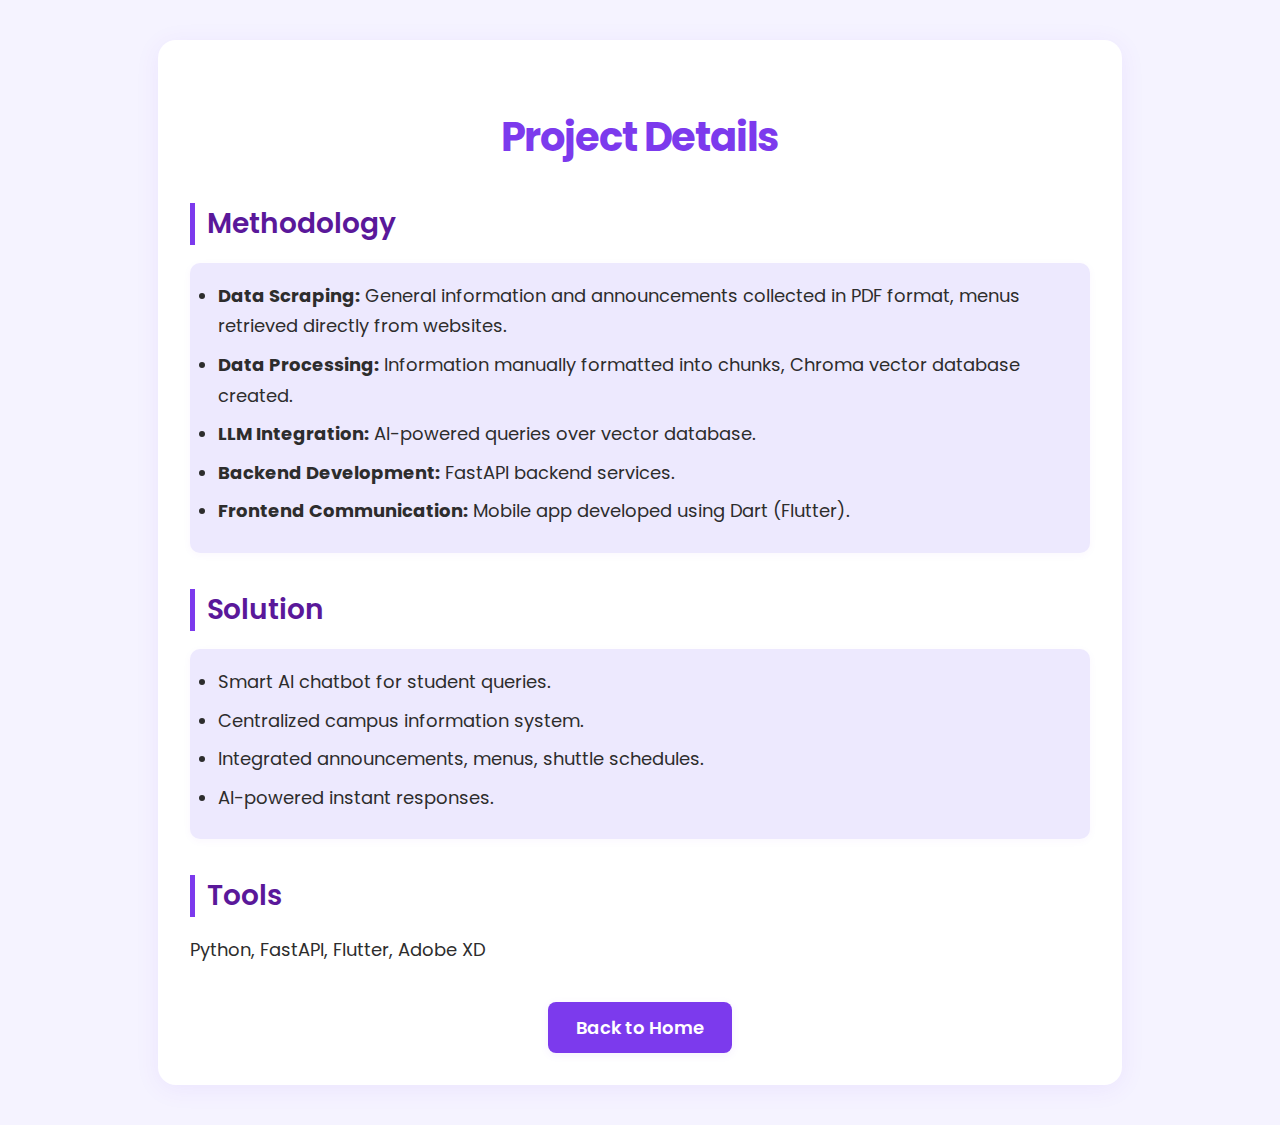
<file: project.html>
<!DOCTYPE html>
<html lang="en">
<head>
  <meta charset="UTF-8">
  <title>Project Details</title>
  <link rel="stylesheet" href="css/style.css">
</head>
<body>
  <div class="main-container">
    <h1>Project Details</h1>

    <h2>Methodology</h2>
    <ul>
      <li><strong>Data Scraping:</strong> General information and announcements collected in PDF format, menus retrieved directly from websites.</li>
      <li><strong>Data Processing:</strong> Information manually formatted into chunks, Chroma vector database created.</li>
      <li><strong>LLM Integration:</strong> AI-powered queries over vector database.</li>
      <li><strong>Backend Development:</strong> FastAPI backend services.</li>
      <li><strong>Frontend Communication:</strong> Mobile app developed using Dart (Flutter).</li>
    </ul>

    <h2>Solution</h2>
    <ul>
      <li>Smart AI chatbot for student queries.</li>
      <li>Centralized campus information system.</li>
      <li>Integrated announcements, menus, shuttle schedules.</li>
      <li>AI-powered instant responses.</li>
    </ul>

    <h2>Tools</h2>
    <p>Python, FastAPI, Flutter, Adobe XD</p>

    <nav>
      <a href="index.html">Back to Home</a>
    </nav>
  </div>
</body>
</html>
</file>
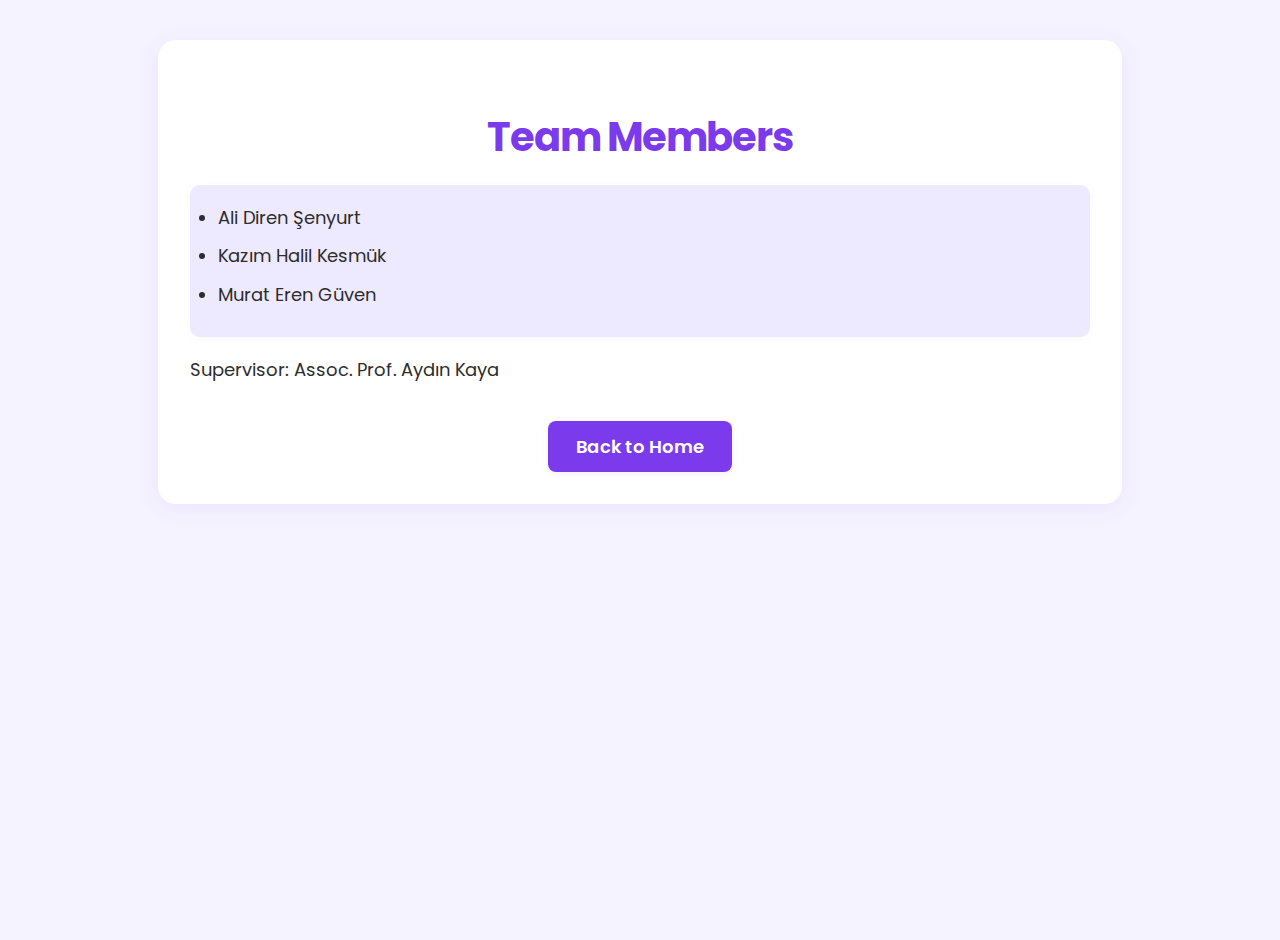
<file: team.html>
<!DOCTYPE html>
<html lang="en">
<head>
  <meta charset="UTF-8">
  <title>Team Members</title>
  <link rel="stylesheet" href="css/style.css">
</head>
<body>
  <div class="main-container">
    <h1>Team Members</h1>
    <ul>
      <li>Ali Diren Şenyurt</li>
      <li>Kazım Halil Kesmük</li>
      <li>Murat Eren Güven</li>
    </ul>

    <p>Supervisor: Assoc. Prof. Aydın Kaya</p>

    <nav>
      <a href="index.html">Back to Home</a>
    </nav>
  </div>
</body>
</html>
</file>
<file: css/style.css>
@import url('https://fonts.googleapis.com/css2?family=Poppins:wght@400;600;700&display=swap');

:root {
  --main-purple: #7c3aed;
  --light-purple: #ede9fe;
  --dark-purple: #5A189A;
  --accent: #a78bfa;
  --bg: #f5f3ff;
  --text: #2d2d2d;
  --card-bg: #fff;
  --shadow: 0 4px 24px rgba(124, 58, 237, 0.08);
}

body {
  font-family: 'Poppins', Arial, sans-serif;
  margin: 0;
  padding: 0;
  background: var(--bg);
  color: var(--text);
  min-height: 100vh;
}

.main-container {
  max-width: 900px;
  margin: 40px auto 40px auto;
  background: var(--card-bg);
  border-radius: 18px;
  box-shadow: var(--shadow);
  padding: 40px 32px 32px 32px;
}

h1 {
  color: var(--main-purple);
  font-size: 40px;
  font-weight: 700;
  margin-bottom: 18px;
  letter-spacing: -1px;
  text-align: center;
}

h2 {
  color: var(--dark-purple);
  margin-top: 36px;
  font-size: 28px;
  font-weight: 600;
  border-left: 5px solid var(--main-purple);
  padding-left: 12px;
  margin-bottom: 12px;
}

h3 {
  margin-top: 24px;
  font-size: 22px;
  color: var(--main-purple);
  font-weight: 600;
}

p, ul {
  font-size: 18px;
  line-height: 1.7;
}

p.intro-text {
  font-size: 22px;
  font-weight: 600;
  color: var(--dark-purple);
  background: var(--light-purple);
  border-left: 5px solid var(--main-purple);
  padding: 16px 20px;
  border-radius: 10px;
  margin-bottom: 28px;
}

ul {
  background: var(--light-purple);
  border-radius: 10px;
  padding: 18px 28px;
  margin-bottom: 18px;
  box-shadow: 0 2px 8px rgba(124, 58, 237, 0.04);
}

ul li {
  margin-bottom: 8px;
  font-size: 18px;
}

img {
  margin-top: 24px;
  border: 3px solid var(--main-purple);
  border-radius: 12px;
  display: block;
  margin-left: auto;
  margin-right: auto;
  box-shadow: 0 2px 12px rgba(124, 58, 237, 0.10);
  max-width: 100%;
}

video {
  display: block;
  margin: 28px auto 10px auto;
  border: 3px solid var(--main-purple);
  border-radius: 12px;
  box-shadow: 0 2px 12px rgba(124, 58, 237, 0.10);
  max-width: 100%;
}

nav {
  margin-top: 36px;
  text-align: center;
}

nav a {
  background: var(--main-purple);
  color: #fff;
  padding: 12px 28px;
  border-radius: 8px;
  text-decoration: none;
  font-weight: 600;
  font-size: 18px;
  box-shadow: 0 2px 8px rgba(124, 58, 237, 0.08);
  transition: background 0.2s, box-shadow 0.2s;
  margin: 0 8px;
  display: inline-block;
}

nav a:hover {
  background: var(--accent);
  color: var(--main-purple);
  box-shadow: 0 4px 16px rgba(124, 58, 237, 0.16);
}

@media (max-width: 600px) {
  .main-container {
    padding: 18px 4vw 18px 4vw;
  }
  h1 {
    font-size: 28px;
  }
  h2 {
    font-size: 22px;
  }
  h3 {
    font-size: 18px;
  }
  p, ul, ul li {
    font-size: 16px;
  }
}
</file>
